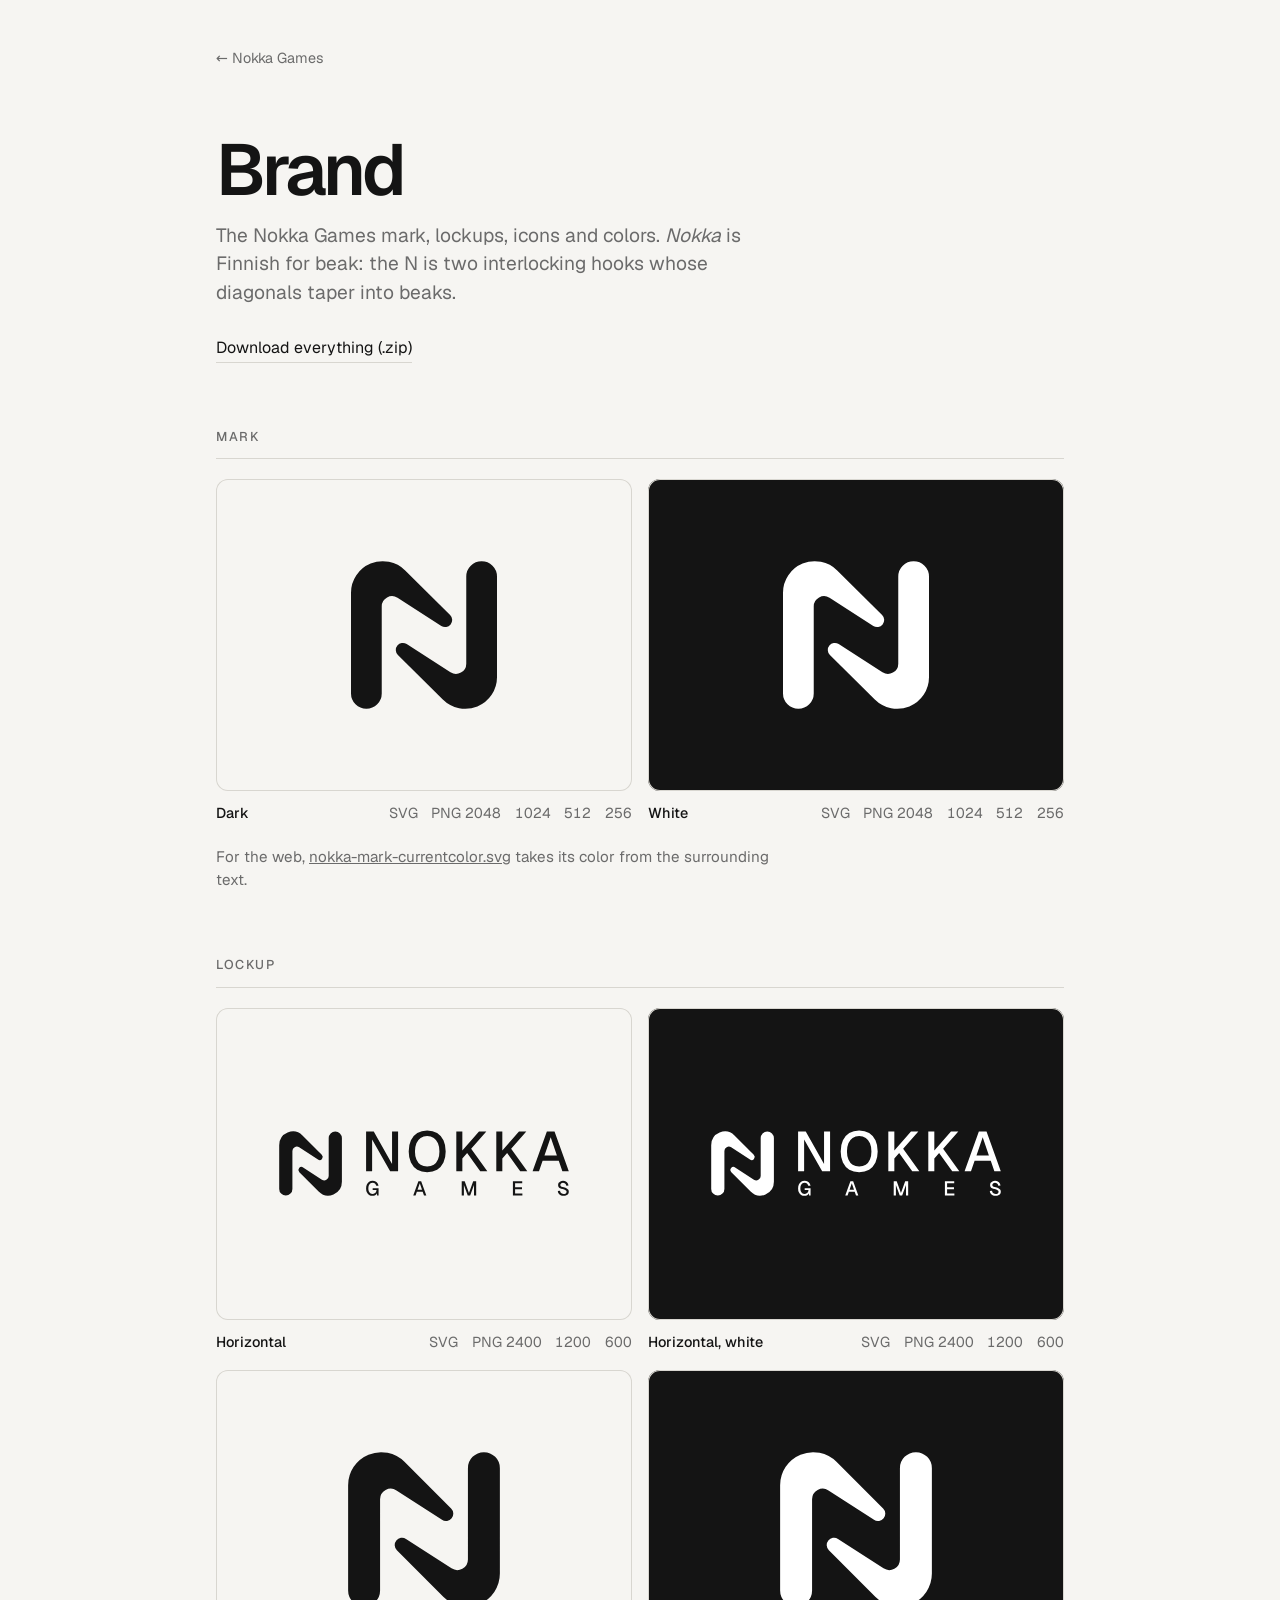
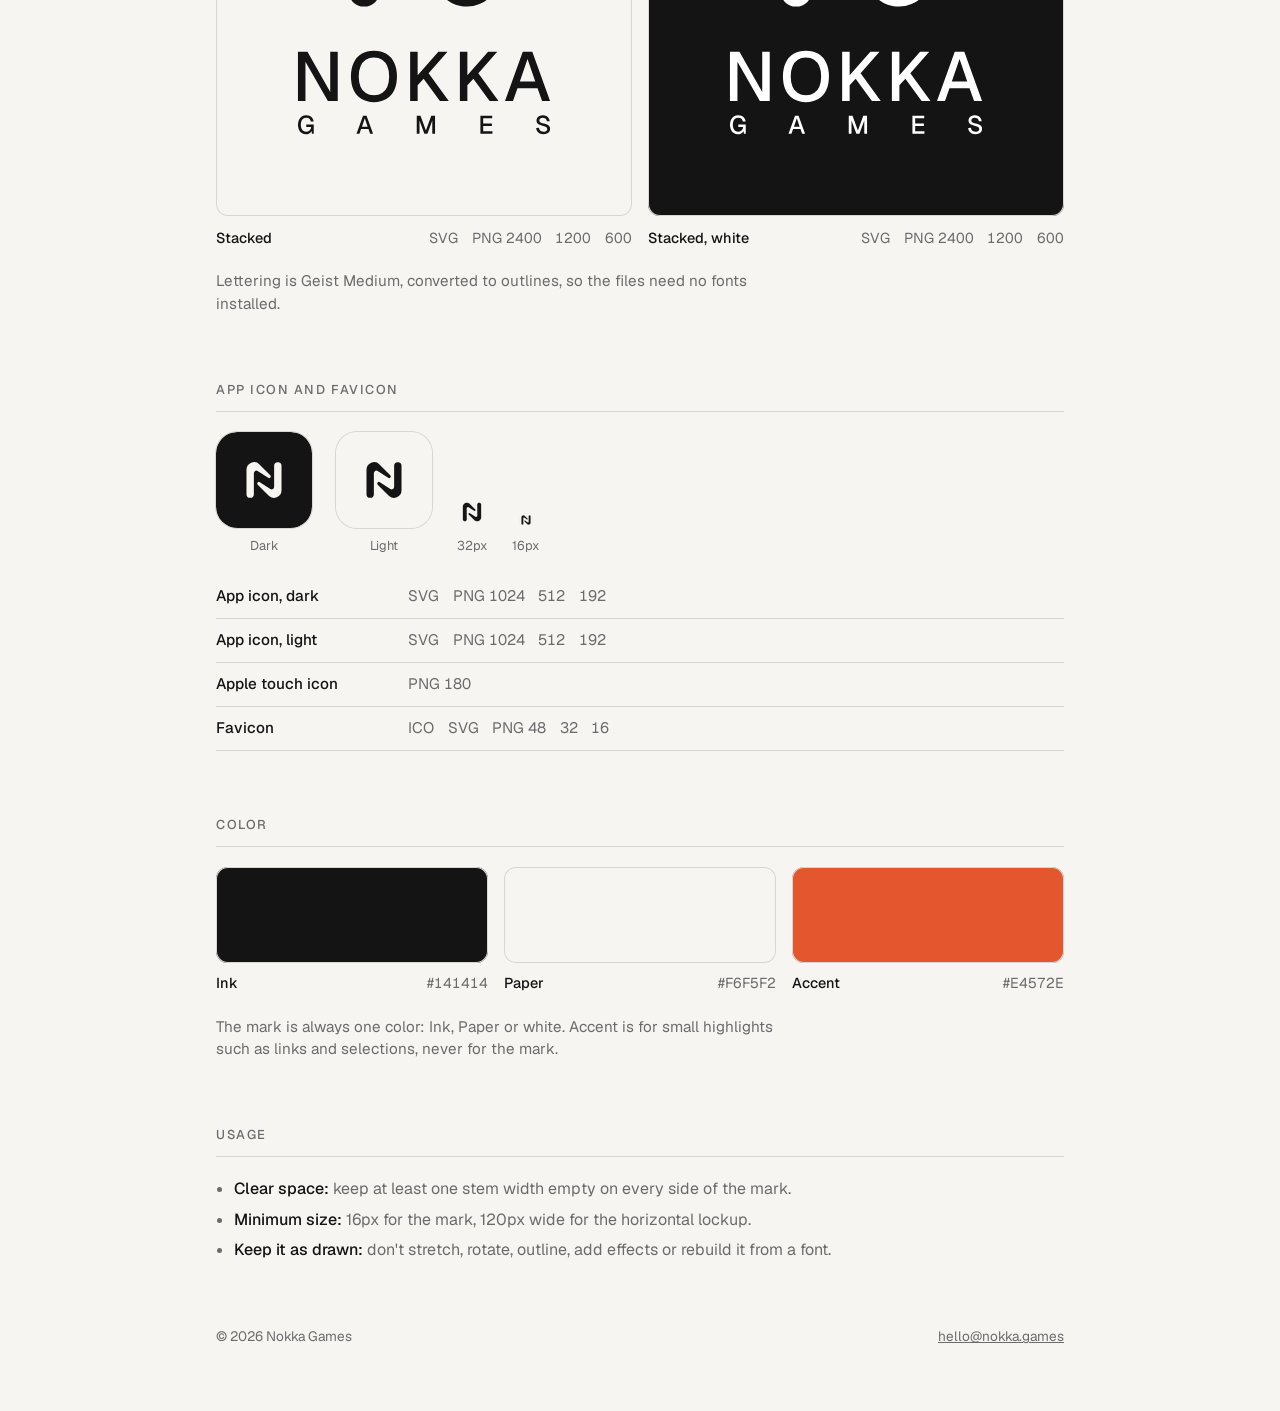
<file: brand/index.html>
<!doctype html>
<html lang="en">
<head>
  <meta charset="utf-8">
  <meta name="viewport" content="width=device-width, initial-scale=1">
  <title>Brand · Nokka Games</title>
  <meta name="description" content="Nokka Games logo, app icons, favicons and colors, ready to download.">
  <meta name="color-scheme" content="light dark">
  <link rel="canonical" href="https://nokka.games/brand/">
  <link rel="icon" href="/favicon.ico" sizes="32x32">
  <link rel="icon" href="/favicon.svg" type="image/svg+xml">
  <link rel="apple-touch-icon" href="/apple-touch-icon.png">
  <link rel="preload" href="/fonts/geist-variable.woff2" as="font" type="font/woff2" crossorigin>
  <style>
    @font-face {
      font-family: "Geist";
      src: url("/fonts/geist-variable.woff2") format("woff2");
      font-weight: 100 900;
      font-style: normal;
      font-display: swap;
    }

    :root {
      --bg: #f6f5f2;
      --fg: #141414;
      --muted: #6b6b6b;
      --line: #d8d6d0;
      --tile: #ecebe7;
      --accent: #e4572e;
    }

    @media (prefers-color-scheme: dark) {
      :root {
        --bg: #121212;
        --fg: #ededeb;
        --muted: #8e8e8a;
        --line: #2e2e2c;
        --tile: #1b1b1a;
        --accent: #ff6a3d;
      }
    }

    * { box-sizing: border-box; margin: 0; }

    body {
      background: var(--bg);
      color: var(--fg);
      font-family: "Geist", ui-sans-serif, system-ui, -apple-system, "Segoe UI", Roboto, "Helvetica Neue", Arial, sans-serif;
      line-height: 1.5;
      -webkit-font-smoothing: antialiased;
    }

    .wrap {
      max-width: 56rem;
      margin: 0 auto;
      padding: 3rem 1.5rem 4rem;
      display: flex;
      flex-direction: column;
      gap: 4rem;
    }

    a { color: inherit; }

    .back {
      align-self: flex-start;
      font-size: 0.9rem;
      color: var(--muted);
      text-decoration: none;
    }
    .back:hover, .back:focus-visible { color: var(--fg); }

    header { display: flex; flex-direction: column; gap: 1rem; }

    h1 {
      font-size: clamp(2.5rem, 9vw, 4.5rem);
      font-weight: 600;
      letter-spacing: -0.045em;
      line-height: 1;
    }

    .lede { max-width: 34rem; font-size: clamp(1.05rem, 3vw, 1.2rem); color: var(--muted); }

    .zip {
      align-self: flex-start;
      margin-top: 0.75rem;
      font-size: 1rem;
      text-decoration: none;
      border-bottom: 1px solid var(--line);
      padding-bottom: 2px;
      transition: border-color 0.3s ease;
    }
    .zip:hover, .zip:focus-visible { border-color: var(--accent); }

    section { display: flex; flex-direction: column; gap: 1.25rem; }

    h2 {
      font-size: 0.8rem;
      font-weight: 500;
      letter-spacing: 0.12em;
      text-transform: uppercase;
      color: var(--muted);
      padding-bottom: 0.75rem;
      border-bottom: 1px solid var(--line);
    }

    .note { max-width: 36rem; color: var(--muted); font-size: 0.95rem; }

    .grid { display: grid; grid-template-columns: repeat(2, minmax(0, 1fr)); gap: 1rem; }

    figure { display: flex; flex-direction: column; gap: 0.75rem; min-width: 0; }

    .tile {
      display: grid;
      place-items: center;
      aspect-ratio: 4 / 3;
      border-radius: 12px;
      padding: 12%;
    }
    .tile img { width: 100%; height: 100%; object-fit: contain; }
    .tile.paper { background: #f6f5f2; box-shadow: inset 0 0 0 1px var(--line); }
    .tile.ink { background: #141414; box-shadow: inset 0 0 0 1px var(--line); }
    .tile.plain { background: var(--tile); }
    .tile.mark img { width: 46%; }

    figcaption { display: flex; flex-wrap: wrap; gap: 0.25rem 1rem; align-items: baseline; font-size: 0.9rem; }
    figcaption b { font-weight: 500; margin-right: auto; }

    .dl { display: flex; flex-wrap: wrap; gap: 0.25rem 0.85rem; }
    .dl a {
      color: var(--muted);
      text-decoration: none;
      border-bottom: 1px solid transparent;
      font-variant-numeric: tabular-nums;
    }
    .dl a:hover, .dl a:focus-visible { color: var(--fg); border-color: var(--accent); }

    .icons { display: flex; flex-wrap: wrap; align-items: flex-end; gap: 1.5rem; }
    .icons .item { display: flex; flex-direction: column; align-items: center; gap: 0.5rem; font-size: 0.8rem; color: var(--muted); }
    .icons .app { width: 96px; height: 96px; border-radius: 22%; box-shadow: 0 0 0 1px var(--line); }
    .icons .fav { width: 32px; height: 32px; }
    .icons .fav.s16 { width: 16px; height: 16px; }

    .table { display: flex; flex-direction: column; }
    .row {
      display: flex;
      flex-wrap: wrap;
      gap: 0.25rem 1rem;
      align-items: baseline;
      padding: 0.6rem 0;
      border-bottom: 1px solid var(--line);
      font-size: 0.95rem;
    }
    .row b { font-weight: 500; min-width: 11rem; }

    .swatches { display: grid; grid-template-columns: repeat(3, minmax(0, 1fr)); gap: 1rem; }
    .swatch { display: flex; flex-direction: column; gap: 0.6rem; }
    .chip { height: 6rem; border-radius: 12px; box-shadow: inset 0 0 0 1px var(--line); }
    .swatch .meta { display: flex; justify-content: space-between; align-items: baseline; gap: 0.5rem; font-size: 0.9rem; }
    .swatch b { font-weight: 500; }
    .copy {
      font: inherit;
      font-variant-numeric: tabular-nums;
      color: var(--muted);
      background: none;
      border: 0;
      padding: 0;
      cursor: pointer;
      border-bottom: 1px solid transparent;
    }
    .copy:hover, .copy:focus-visible { color: var(--fg); border-color: var(--accent); }

    ul.rules { padding-left: 1.1rem; color: var(--muted); display: flex; flex-direction: column; gap: 0.4rem; max-width: 40rem; }
    ul.rules strong { color: var(--fg); font-weight: 500; }

    footer { display: flex; justify-content: space-between; gap: 1rem; font-size: 0.85rem; color: var(--muted); }

    a:focus-visible, button:focus-visible { outline: 2px solid var(--fg); outline-offset: 4px; }

    ::selection { background: var(--accent); color: #fff; }

    @media (max-width: 640px) {
      .grid { grid-template-columns: 1fr; }
      .swatches { grid-template-columns: 1fr; }
      .chip { height: 4rem; }
    }
  </style>
</head>
<body>
  <div class="wrap">
    <a class="back" href="/">&larr; Nokka Games</a>

    <header>
      <h1>Brand</h1>
      <p class="lede">The Nokka Games mark, lockups, icons and colors. <em>Nokka</em> is Finnish for beak: the N is two interlocking hooks whose diagonals taper into beaks.</p>
      <a class="zip" href="nokka-brand.zip" download>Download everything (.zip)</a>
    </header>

    <section aria-labelledby="mark">
      <h2 id="mark">Mark</h2>
      <div class="grid">
        <figure>
          <div class="tile paper mark"><img src="svg/nokka-mark.svg" alt="Nokka Games mark, dark"></div>
          <figcaption>
            <b>Dark</b>
            <span class="dl">
              <a href="svg/nokka-mark.svg" download>SVG</a>
              <a href="png/nokka-mark-2048.png" download>PNG 2048</a>
              <a href="png/nokka-mark-1024.png" download>1024</a>
              <a href="png/nokka-mark-512.png" download>512</a>
              <a href="png/nokka-mark-256.png" download>256</a>
            </span>
          </figcaption>
        </figure>
        <figure>
          <div class="tile ink mark"><img src="svg/nokka-mark-white.svg" alt="Nokka Games mark, white"></div>
          <figcaption>
            <b>White</b>
            <span class="dl">
              <a href="svg/nokka-mark-white.svg" download>SVG</a>
              <a href="png/nokka-mark-white-2048.png" download>PNG 2048</a>
              <a href="png/nokka-mark-white-1024.png" download>1024</a>
              <a href="png/nokka-mark-white-512.png" download>512</a>
              <a href="png/nokka-mark-white-256.png" download>256</a>
            </span>
          </figcaption>
        </figure>
      </div>
      <p class="note">For the web, <a href="svg/nokka-mark-currentcolor.svg" download>nokka-mark-currentcolor.svg</a> takes its color from the surrounding text.</p>
    </section>

    <section aria-labelledby="lockup">
      <h2 id="lockup">Lockup</h2>
      <div class="grid">
        <figure>
          <div class="tile paper"><img src="svg/nokka-lockup.svg" alt="Nokka Games horizontal lockup"></div>
          <figcaption>
            <b>Horizontal</b>
            <span class="dl">
              <a href="svg/nokka-lockup.svg" download>SVG</a>
              <a href="png/nokka-lockup-2400.png" download>PNG 2400</a>
              <a href="png/nokka-lockup-1200.png" download>1200</a>
              <a href="png/nokka-lockup-600.png" download>600</a>
            </span>
          </figcaption>
        </figure>
        <figure>
          <div class="tile ink"><img src="svg/nokka-lockup-white.svg" alt="Nokka Games horizontal lockup, white"></div>
          <figcaption>
            <b>Horizontal, white</b>
            <span class="dl">
              <a href="svg/nokka-lockup-white.svg" download>SVG</a>
              <a href="png/nokka-lockup-white-2400.png" download>PNG 2400</a>
              <a href="png/nokka-lockup-white-1200.png" download>1200</a>
              <a href="png/nokka-lockup-white-600.png" download>600</a>
            </span>
          </figcaption>
        </figure>
        <figure>
          <div class="tile paper"><img src="svg/nokka-lockup-stacked.svg" alt="Nokka Games stacked lockup"></div>
          <figcaption>
            <b>Stacked</b>
            <span class="dl">
              <a href="svg/nokka-lockup-stacked.svg" download>SVG</a>
              <a href="png/nokka-lockup-stacked-2400.png" download>PNG 2400</a>
              <a href="png/nokka-lockup-stacked-1200.png" download>1200</a>
              <a href="png/nokka-lockup-stacked-600.png" download>600</a>
            </span>
          </figcaption>
        </figure>
        <figure>
          <div class="tile ink"><img src="svg/nokka-lockup-stacked-white.svg" alt="Nokka Games stacked lockup, white"></div>
          <figcaption>
            <b>Stacked, white</b>
            <span class="dl">
              <a href="svg/nokka-lockup-stacked-white.svg" download>SVG</a>
              <a href="png/nokka-lockup-stacked-white-2400.png" download>PNG 2400</a>
              <a href="png/nokka-lockup-stacked-white-1200.png" download>1200</a>
              <a href="png/nokka-lockup-stacked-white-600.png" download>600</a>
            </span>
          </figcaption>
        </figure>
      </div>
      <p class="note">Lettering is Geist Medium, converted to outlines, so the files need no fonts installed.</p>
    </section>

    <section aria-labelledby="icons">
      <h2 id="icons">App icon and favicon</h2>
      <div class="icons">
        <div class="item"><img class="app" src="svg/nokka-app-icon-dark.svg" alt="App icon, dark">Dark</div>
        <div class="item"><img class="app" src="svg/nokka-app-icon-light.svg" alt="App icon, light">Light</div>
        <div class="item"><img class="fav" src="png/favicon-32.png" alt="Favicon at 32px">32px</div>
        <div class="item"><img class="fav s16" src="png/favicon-16.png" alt="Favicon at 16px">16px</div>
      </div>
      <div class="table">
        <div class="row"><b>App icon, dark</b><span class="dl"><a href="svg/nokka-app-icon-dark.svg" download>SVG</a><a href="png/nokka-app-icon-dark-1024.png" download>PNG 1024</a><a href="png/nokka-app-icon-dark-512.png" download>512</a><a href="png/nokka-app-icon-dark-192.png" download>192</a></span></div>
        <div class="row"><b>App icon, light</b><span class="dl"><a href="svg/nokka-app-icon-light.svg" download>SVG</a><a href="png/nokka-app-icon-light-1024.png" download>PNG 1024</a><a href="png/nokka-app-icon-light-512.png" download>512</a><a href="png/nokka-app-icon-light-192.png" download>192</a></span></div>
        <div class="row"><b>Apple touch icon</b><span class="dl"><a href="png/apple-touch-icon-180.png" download>PNG 180</a></span></div>
        <div class="row"><b>Favicon</b><span class="dl"><a href="favicon.ico" download>ICO</a><a href="svg/favicon.svg" download>SVG</a><a href="png/favicon-48.png" download>PNG 48</a><a href="png/favicon-32.png" download>32</a><a href="png/favicon-16.png" download>16</a></span></div>
      </div>
    </section>

    <section aria-labelledby="color">
      <h2 id="color">Color</h2>
      <div class="swatches">
        <div class="swatch">
          <div class="chip" style="background:#141414"></div>
          <div class="meta"><b>Ink</b><button class="copy" type="button" data-hex="#141414">#141414</button></div>
        </div>
        <div class="swatch">
          <div class="chip" style="background:#f6f5f2"></div>
          <div class="meta"><b>Paper</b><button class="copy" type="button" data-hex="#F6F5F2">#F6F5F2</button></div>
        </div>
        <div class="swatch">
          <div class="chip" style="background:#e4572e"></div>
          <div class="meta"><b>Accent</b><button class="copy" type="button" data-hex="#E4572E">#E4572E</button></div>
        </div>
      </div>
      <p class="note">The mark is always one color: Ink, Paper or white. Accent is for small highlights such as links and selections, never for the mark.</p>
    </section>

    <section aria-labelledby="usage">
      <h2 id="usage">Usage</h2>
      <ul class="rules">
        <li><strong>Clear space:</strong> keep at least one stem width empty on every side of the mark.</li>
        <li><strong>Minimum size:</strong> 16px for the mark, 120px wide for the horizontal lockup.</li>
        <li><strong>Keep it as drawn:</strong> don't stretch, rotate, outline, add effects or rebuild it from a font.</li>
      </ul>
    </section>

    <footer>
      <span>&copy; <span id="year">2026</span> Nokka Games</span>
      <a href="mailto:hello@nokka.games">hello@nokka.games</a>
    </footer>
  </div>
  <script>
    document.getElementById("year").textContent = new Date().getFullYear();
    document.querySelectorAll(".copy").forEach((btn) => {
      btn.addEventListener("click", async () => {
        const hex = btn.dataset.hex;
        try {
          await navigator.clipboard.writeText(hex);
          btn.textContent = "Copied";
        } catch (e) {
          const r = document.createRange();
          r.selectNodeContents(btn);
          getSelection().removeAllRanges();
          getSelection().addRange(r);
          return;
        }
        setTimeout(() => (btn.textContent = hex), 1400);
      });
    });
  </script>
</body>
</html>
</file>
